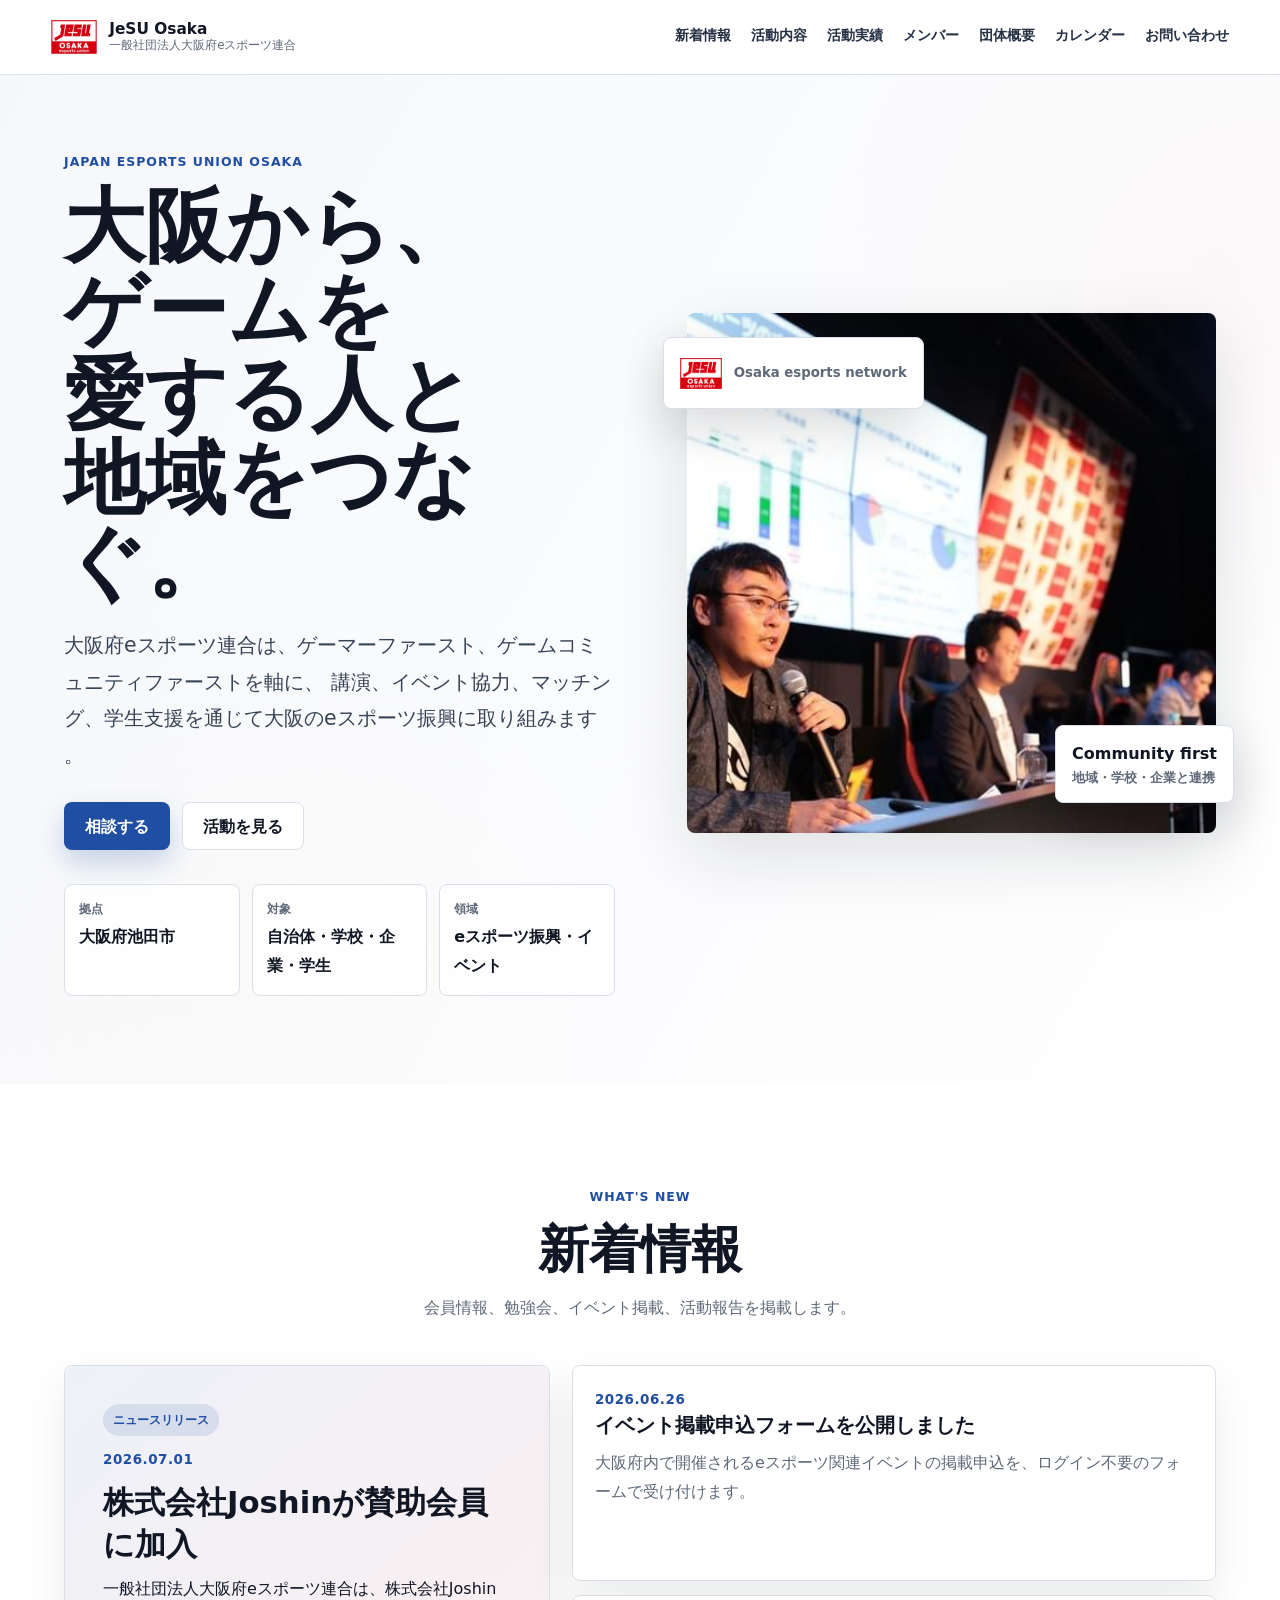
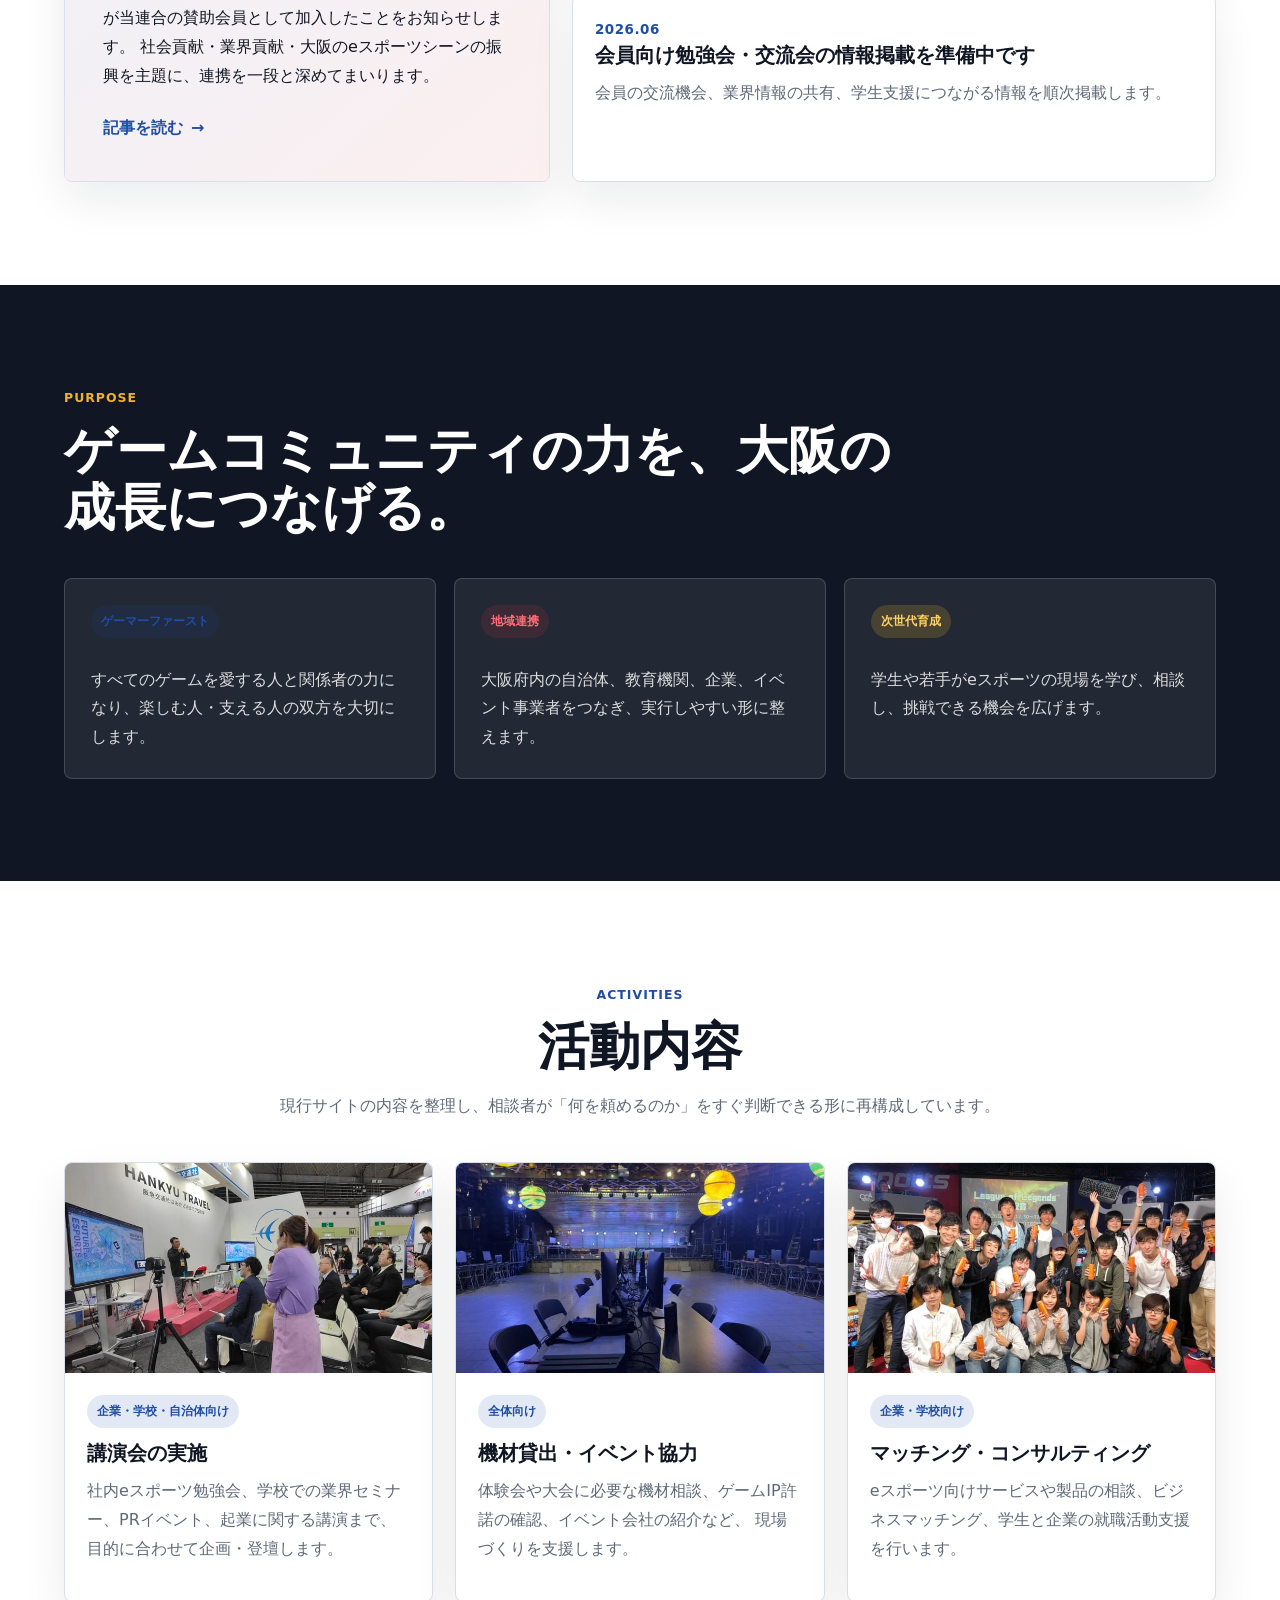
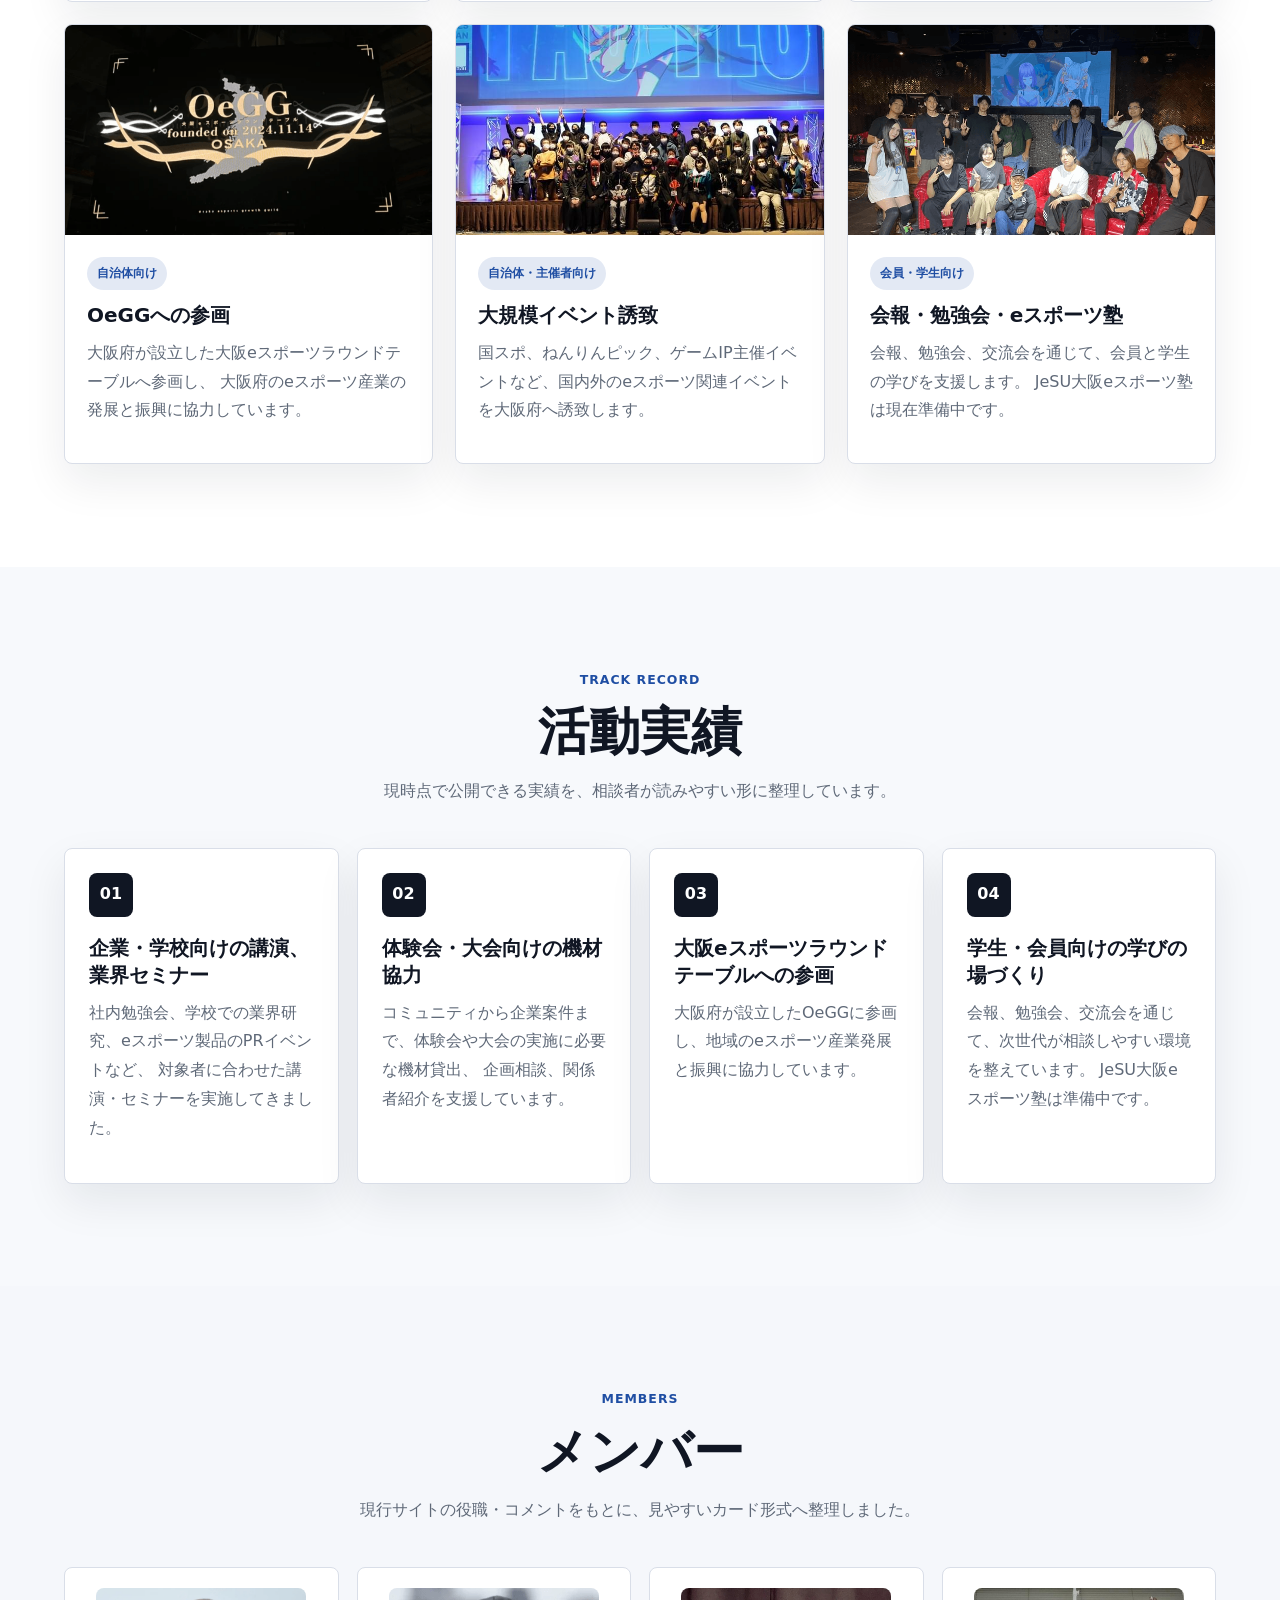
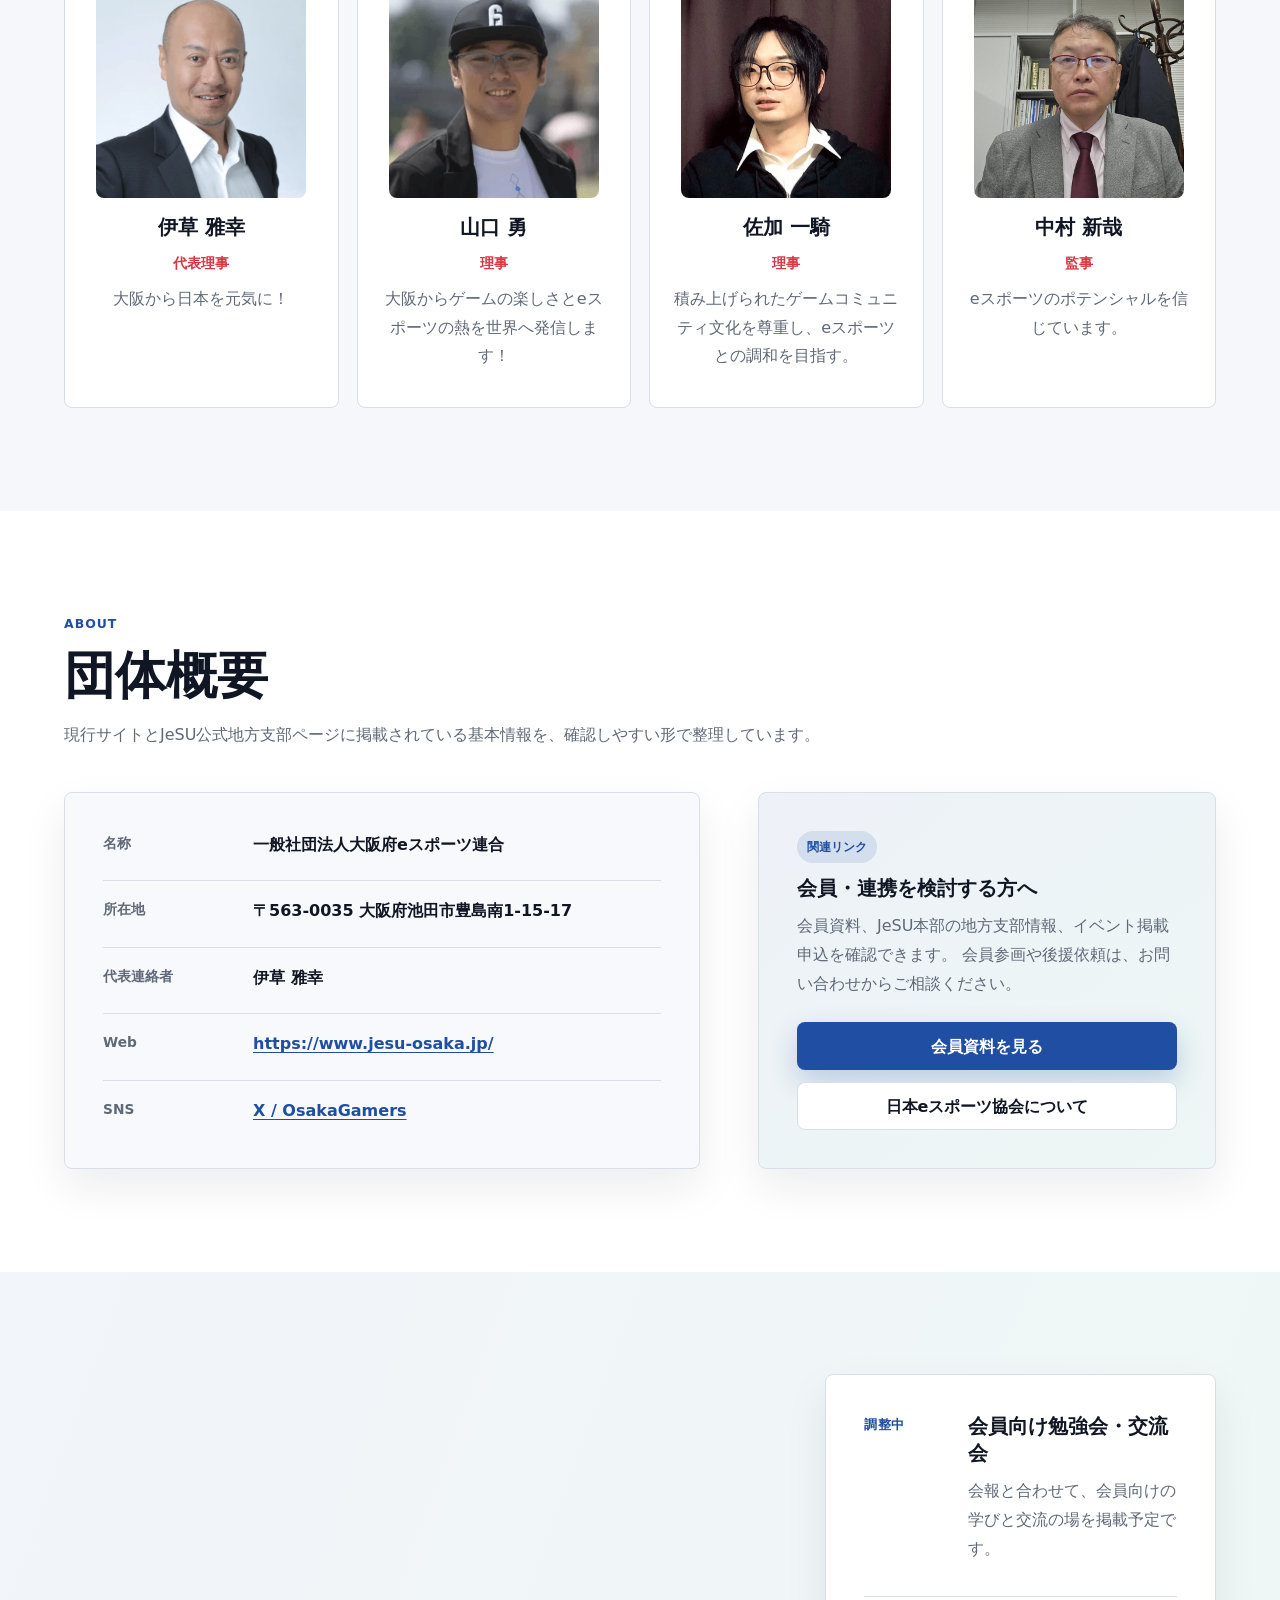
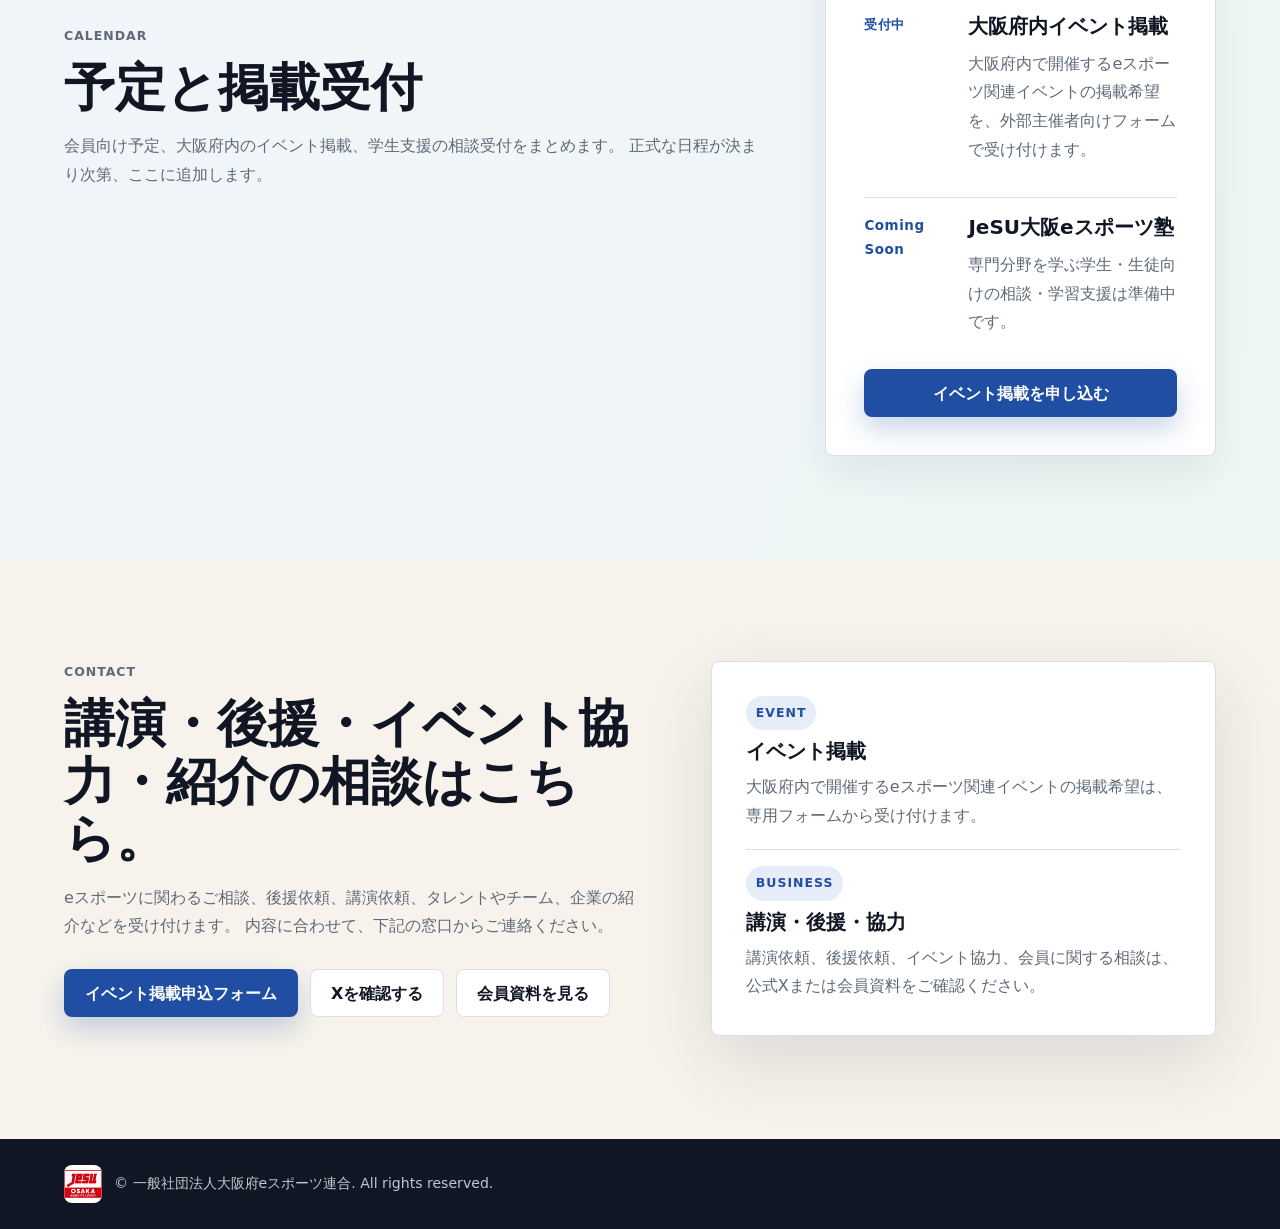
<file: index.html>
<!doctype html>
<html lang="ja">
  <head>
    <meta charset="utf-8" />
    <meta name="viewport" content="width=device-width, initial-scale=1" />
    <title>一般社団法人大阪府eスポーツ連合 | JeSU Osaka</title>
    <meta
      name="description"
      content="一般社団法人大阪府eスポーツ連合は、ゲームコミュニティを起点に、大阪府内のeスポーツ振興、講演、イベント協力、マッチング、学生支援を行います。"
    />
    <meta property="og:title" content="一般社団法人大阪府eスポーツ連合 | JeSU Osaka" />
    <meta
      property="og:description"
      content="大阪から、ゲームを愛する人と地域・企業・学校をつなぐeスポーツ連合。"
    />
    <meta property="og:type" content="website" />
    <meta property="og:url" content="https://www.jesu-osaka.jp/" />
    <meta property="og:image" content="https://www.jesu-osaka.jp/assets/members.jpg" />
    <link rel="canonical" href="https://www.jesu-osaka.jp/" />
    <meta name="robots" content="index,follow" />
    <link rel="stylesheet" href="./styles.css" />
  </head>
  <body>
    <header class="site-header">
      <a class="brand" href="#top" aria-label="JeSU Osaka ホーム">
        <img src="./assets/logo.png" alt="JeSU Osaka" />
        <span>
          <strong>JeSU Osaka</strong>
          <small>一般社団法人大阪府eスポーツ連合</small>
        </span>
      </a>
      <nav class="nav" aria-label="サイト内メニュー">
        <a href="#news">新着情報</a>
        <a href="#activities">活動内容</a>
        <a href="#records">活動実績</a>
        <a href="#members">メンバー</a>
        <a href="#about">団体概要</a>
        <a href="#calendar">カレンダー</a>
        <a href="#contact">お問い合わせ</a>
      </nav>
      <details class="mobile-menu">
        <summary>メニュー</summary>
        <nav aria-label="スマホ用サイト内メニュー">
          <a href="#news">新着情報</a>
          <a href="#activities">活動内容</a>
          <a href="#records">活動実績</a>
          <a href="#members">メンバー</a>
          <a href="#about">団体概要</a>
          <a href="#calendar">カレンダー</a>
          <a href="#contact">お問い合わせ</a>
        </nav>
      </details>
    </header>

    <main id="top">
      <section class="hero">
        <div class="hero-copy">
          <p class="eyebrow">Japan esports Union Osaka</p>
          <h1>
            <span>大阪から、</span>
            <span>ゲームを</span>
            <span>愛する人と</span>
            <span>地域をつなぐ。</span>
          </h1>
          <p class="lead">
            大阪府eスポーツ連合は、ゲーマーファースト、ゲームコミュニティファーストを軸に、
            講演、イベント協力、マッチング、学生支援を通じて大阪のeスポーツ振興に取り組みます。
          </p>
          <div class="hero-actions">
            <a class="button primary" href="#contact">相談する</a>
            <a class="button secondary" href="#activities">活動を見る</a>
          </div>
          <dl class="hero-facts" aria-label="組織情報">
            <div>
              <dt>拠点</dt>
              <dd>大阪府池田市</dd>
            </div>
            <div>
              <dt>対象</dt>
              <dd>自治体・学校・企業・学生</dd>
            </div>
            <div>
              <dt>領域</dt>
              <dd>eスポーツ振興・イベント</dd>
            </div>
          </dl>
        </div>
        <div class="hero-visual" aria-label="活動イメージ">
          <img class="main-photo" src="./assets/members.jpg" alt="eスポーツイベントの会場風景" />
          <div class="visual-card top">
            <img src="./assets/mark.png" alt="" />
            <span>Osaka esports network</span>
          </div>
          <div class="visual-card bottom">
            <strong>Community first</strong>
            <span>地域・学校・企業と連携</span>
          </div>
        </div>
      </section>

      <section class="section news" id="news">
        <div class="section-heading">
          <p class="eyebrow">What's New</p>
          <h2>新着情報</h2>
          <p>会員情報、勉強会、イベント掲載、活動報告を掲載します。</p>
        </div>
        <div class="news-layout">
          <a class="featured-news-link" href="./joshin-news.html" aria-label="株式会社Joshinが賛助会員に加入の記事を読む">
            <article class="featured-news">
              <p class="target">ニュースリリース</p>
              <time datetime="2026-07-01">2026.07.01</time>
              <h3>株式会社Joshinが賛助会員に加入</h3>
              <p>
                一般社団法人大阪府eスポーツ連合は、株式会社Joshinが当連合の賛助会員として加入したことをお知らせします。
                社会貢献・業界貢献・大阪のeスポーツシーンの振興を主題に、連携を一段と深めてまいります。
              </p>
              <span class="read-more">記事を読む</span>
            </article>
          </a>
          <div class="news-list" aria-label="新着情報一覧">
            <article>
              <time datetime="2026-06-26">2026.06.26</time>
              <h3>イベント掲載申込フォームを公開しました</h3>
              <p>大阪府内で開催されるeスポーツ関連イベントの掲載申込を、ログイン不要のフォームで受け付けます。</p>
            </article>
            <article>
              <time datetime="2026-06">2026.06</time>
              <h3>会員向け勉強会・交流会の情報掲載を準備中です</h3>
              <p>会員の交流機会、業界情報の共有、学生支援につながる情報を順次掲載します。</p>
            </article>
          </div>
        </div>
      </section>

      <section class="intro section">
        <div class="section-heading compact">
          <p class="eyebrow">Purpose</p>
          <h2>ゲームコミュニティの力を、大阪の成長につなげる。</h2>
        </div>
        <div class="intro-grid">
          <article>
            <span class="pill">ゲーマーファースト</span>
            <p>すべてのゲームを愛する人と関係者の力になり、楽しむ人・支える人の双方を大切にします。</p>
          </article>
          <article>
            <span class="pill red">地域連携</span>
            <p>大阪府内の自治体、教育機関、企業、イベント事業者をつなぎ、実行しやすい形に整えます。</p>
          </article>
          <article>
            <span class="pill gold">次世代育成</span>
            <p>学生や若手がeスポーツの現場を学び、相談し、挑戦できる機会を広げます。</p>
          </article>
        </div>
      </section>

      <section class="section" id="activities">
        <div class="section-heading">
          <p class="eyebrow">Activities</p>
          <h2>活動内容</h2>
          <p>
            現行サイトの内容を整理し、相談者が「何を頼めるのか」をすぐ判断できる形に再構成しています。
          </p>
        </div>
        <div class="activity-grid">
          <article class="activity-card">
            <img src="./assets/lecture.jpg" alt="講演会の様子" />
            <div>
              <p class="target">企業・学校・自治体向け</p>
              <h3>講演会の実施</h3>
              <p>
                社内eスポーツ勉強会、学校での業界セミナー、PRイベント、起業に関する講演まで、
                目的に合わせて企画・登壇します。
              </p>
            </div>
          </article>
          <article class="activity-card">
            <img src="./assets/equipment.jpg" alt="イベント機材と会場" />
            <div>
              <p class="target">全体向け</p>
              <h3>機材貸出・イベント協力</h3>
              <p>
                体験会や大会に必要な機材相談、ゲームIP許諾の確認、イベント会社の紹介など、
                現場づくりを支援します。
              </p>
            </div>
          </article>
          <article class="activity-card">
            <img src="./assets/matching.jpg" alt="ビジネスマッチングのイメージ" />
            <div>
              <p class="target">企業・学校向け</p>
              <h3>マッチング・コンサルティング</h3>
              <p>
                eスポーツ向けサービスや製品の相談、ビジネスマッチング、学生と企業の就職活動支援を行います。
              </p>
            </div>
          </article>
          <article class="activity-card">
            <img src="./assets/oegg.png" alt="大阪eスポーツラウンドテーブルの活動イメージ" />
            <div>
              <p class="target">自治体向け</p>
              <h3>OeGGへの参画</h3>
              <p>
                大阪府が設立した大阪eスポーツラウンドテーブルへ参画し、
                大阪府のeスポーツ産業の発展と振興に協力しています。
              </p>
            </div>
          </article>
          <article class="activity-card">
            <img src="./assets/event-bid.jpg" alt="大規模イベント会場のイメージ" />
            <div>
              <p class="target">自治体・主催者向け</p>
              <h3>大規模イベント誘致</h3>
              <p>
                国スポ、ねんりんピック、ゲームIP主催イベントなど、国内外のeスポーツ関連イベントを大阪府へ誘致します。
              </p>
            </div>
          </article>
          <article class="activity-card">
            <img src="./assets/school.png" alt="学生支援のイメージ" />
            <div>
              <p class="target">会員・学生向け</p>
              <h3>会報・勉強会・eスポーツ塾</h3>
              <p>
                会報、勉強会、交流会を通じて、会員と学生の学びを支援します。
                JeSU大阪eスポーツ塾は現在準備中です。
              </p>
            </div>
          </article>
        </div>
      </section>

      <section class="section records" id="records">
        <div class="section-heading">
          <p class="eyebrow">Track Record</p>
          <h2>活動実績</h2>
          <p>現時点で公開できる実績を、相談者が読みやすい形に整理しています。</p>
        </div>
        <div class="record-grid">
          <article>
            <span>01</span>
            <h3>企業・学校向けの講演、業界セミナー</h3>
            <p>
              社内勉強会、学校での業界研究、eスポーツ製品のPRイベントなど、
              対象者に合わせた講演・セミナーを実施してきました。
            </p>
          </article>
          <article>
            <span>02</span>
            <h3>体験会・大会向けの機材協力</h3>
            <p>
              コミュニティから企業案件まで、体験会や大会の実施に必要な機材貸出、
              企画相談、関係者紹介を支援しています。
            </p>
          </article>
          <article>
            <span>03</span>
            <h3>大阪eスポーツラウンドテーブルへの参画</h3>
            <p>
              大阪府が設立したOeGGに参画し、地域のeスポーツ産業発展と振興に協力しています。
            </p>
          </article>
          <article>
            <span>04</span>
            <h3>学生・会員向けの学びの場づくり</h3>
            <p>
              会報、勉強会、交流会を通じて、次世代が相談しやすい環境を整えています。
              JeSU大阪eスポーツ塾は準備中です。
            </p>
          </article>
        </div>
      </section>

      <section class="section members" id="members">
        <div class="section-heading">
          <p class="eyebrow">Members</p>
          <h2>メンバー</h2>
          <p>現行サイトの役職・コメントをもとに、見やすいカード形式へ整理しました。</p>
        </div>
        <div class="member-grid">
          <article>
            <img src="./assets/igusa.png" alt="伊草 雅幸" />
            <h3>伊草 雅幸</h3>
            <p class="role">代表理事</p>
            <p>大阪から日本を元気に！</p>
          </article>
          <article>
            <img src="./assets/yamaguchi-yu.png" alt="山口 勇" />
            <h3>山口 勇</h3>
            <p class="role">理事</p>
            <p>大阪からゲームの楽しさとeスポーツの熱を世界へ発信します！</p>
          </article>
          <article>
            <img src="./assets/saka.png" alt="佐加 一騎" />
            <h3>佐加 一騎</h3>
            <p class="role">理事</p>
            <p>積み上げられたゲームコミュニティ文化を尊重し、eスポーツとの調和を目指す。</p>
          </article>
          <article>
            <img src="./assets/nakamura.jpg" alt="中村 新哉" />
            <h3>中村 新哉</h3>
            <p class="role">監事</p>
            <p>eスポーツのポテンシャルを信じています。</p>
          </article>
        </div>
      </section>

      <section class="section about" id="about">
        <div class="section-heading compact">
          <p class="eyebrow">About</p>
          <h2>団体概要</h2>
          <p>
            現行サイトとJeSU公式地方支部ページに掲載されている基本情報を、確認しやすい形で整理しています。
          </p>
        </div>
        <div class="about-layout">
          <dl class="about-list" aria-label="団体概要">
            <div>
              <dt>名称</dt>
              <dd>一般社団法人大阪府eスポーツ連合</dd>
            </div>
            <div>
              <dt>所在地</dt>
              <dd>〒563-0035 大阪府池田市豊島南1-15-17</dd>
            </div>
            <div>
              <dt>代表連絡者</dt>
              <dd>伊草 雅幸</dd>
            </div>
            <div>
              <dt>Web</dt>
              <dd>
                <a href="https://www.jesu-osaka.jp/" target="_blank" rel="noreferrer">https://www.jesu-osaka.jp/</a>
              </dd>
            </div>
            <div>
              <dt>SNS</dt>
              <dd>
                <a href="https://x.com/OsakaGamers" target="_blank" rel="noreferrer">X / OsakaGamers</a>
              </dd>
            </div>
          </dl>
          <aside class="about-card" aria-label="関連リンク">
            <p class="target">関連リンク</p>
            <h3>会員・連携を検討する方へ</h3>
            <p>
              会員資料、JeSU本部の地方支部情報、イベント掲載申込を確認できます。
              会員参画や後援依頼は、お問い合わせからご相談ください。
            </p>
            <div class="about-actions">
              <a
                class="button primary"
                href="https://uploads.strikinglycdn.com/files/aa9ea3ad-1e24-4c79-87ab-0af91ceecfe7/JeSU%E5%A4%A7%E9%98%AA%E8%AA%AC%E6%98%8E%E8%B3%87%E6%96%99.pdf?t=1747220049&id=4275326"
                target="_blank"
                rel="noreferrer"
              >
                会員資料を見る
              </a>
              <a class="button secondary" href="https://jesu.or.jp/contents/union-branch/" target="_blank" rel="noreferrer">
                日本eスポーツ協会について
              </a>
            </div>
          </aside>
        </div>
      </section>

      <section class="section split" id="calendar">
        <div>
          <p class="eyebrow">Calendar</p>
          <h2>予定と掲載受付</h2>
          <p>
            会員向け予定、大阪府内のイベント掲載、学生支援の相談受付をまとめます。
            正式な日程が決まり次第、ここに追加します。
          </p>
        </div>
        <div class="calendar-panel">
          <article>
            <time>調整中</time>
            <div>
              <h3>会員向け勉強会・交流会</h3>
              <p>会報と合わせて、会員向けの学びと交流の場を掲載予定です。</p>
            </div>
          </article>
          <article>
            <time>受付中</time>
            <div>
              <h3>大阪府内イベント掲載</h3>
              <p>大阪府内で開催するeスポーツ関連イベントの掲載希望を、外部主催者向けフォームで受け付けます。</p>
            </div>
          </article>
          <article>
            <time>Coming Soon</time>
            <div>
              <h3>JeSU大阪eスポーツ塾</h3>
              <p>専門分野を学ぶ学生・生徒向けの相談・学習支援は準備中です。</p>
            </div>
          </article>
          <a
            class="button primary"
            href="https://docs.google.com/forms/d/e/1FAIpQLSc_2q_K6ZeWMOutHOdOrIkhJy6aw8hCsNF9WSdkwaaT2NnOoQ/viewform"
            target="_blank"
            rel="noreferrer"
          >
            イベント掲載を申し込む
          </a>
        </div>
      </section>

      <section class="section contact" id="contact">
        <div class="contact-copy">
          <p class="eyebrow">Contact</p>
          <h2>講演・後援・イベント協力・紹介の相談はこちら。</h2>
          <p>
            eスポーツに関わるご相談、後援依頼、講演依頼、タレントやチーム、企業の紹介などを受け付けます。
            内容に合わせて、下記の窓口からご連絡ください。
          </p>
          <div class="contact-links">
            <a
              class="button primary"
              href="https://docs.google.com/forms/d/e/1FAIpQLSc_2q_K6ZeWMOutHOdOrIkhJy6aw8hCsNF9WSdkwaaT2NnOoQ/viewform"
              target="_blank"
              rel="noreferrer"
            >
              イベント掲載申込フォーム
            </a>
            <a class="button secondary" href="https://x.com/OsakaGamers" target="_blank" rel="noreferrer">
              Xを確認する
            </a>
            <a
              class="button secondary"
              href="https://uploads.strikinglycdn.com/files/aa9ea3ad-1e24-4c79-87ab-0af91ceecfe7/JeSU%E5%A4%A7%E9%98%AA%E8%AA%AC%E6%98%8E%E8%B3%87%E6%96%99.pdf?t=1747220049&id=4275326"
              target="_blank"
              rel="noreferrer"
            >
              会員資料を見る
            </a>
          </div>
        </div>
        <div class="contact-routes" aria-label="お問い合わせ窓口">
          <article>
            <span>Event</span>
            <h3>イベント掲載</h3>
            <p>大阪府内で開催するeスポーツ関連イベントの掲載希望は、専用フォームから受け付けます。</p>
          </article>
          <article>
            <span>Business</span>
            <h3>講演・後援・協力</h3>
            <p>講演依頼、後援依頼、イベント協力、会員に関する相談は、公式Xまたは会員資料をご確認ください。</p>
          </article>
        </div>
      </section>
    </main>

    <footer class="footer">
      <div>
        <img src="./assets/logo.png" alt="" />
        <p>© 一般社団法人大阪府eスポーツ連合. All rights reserved.</p>
      </div>
    </footer>
  </body>
</html>
</file>
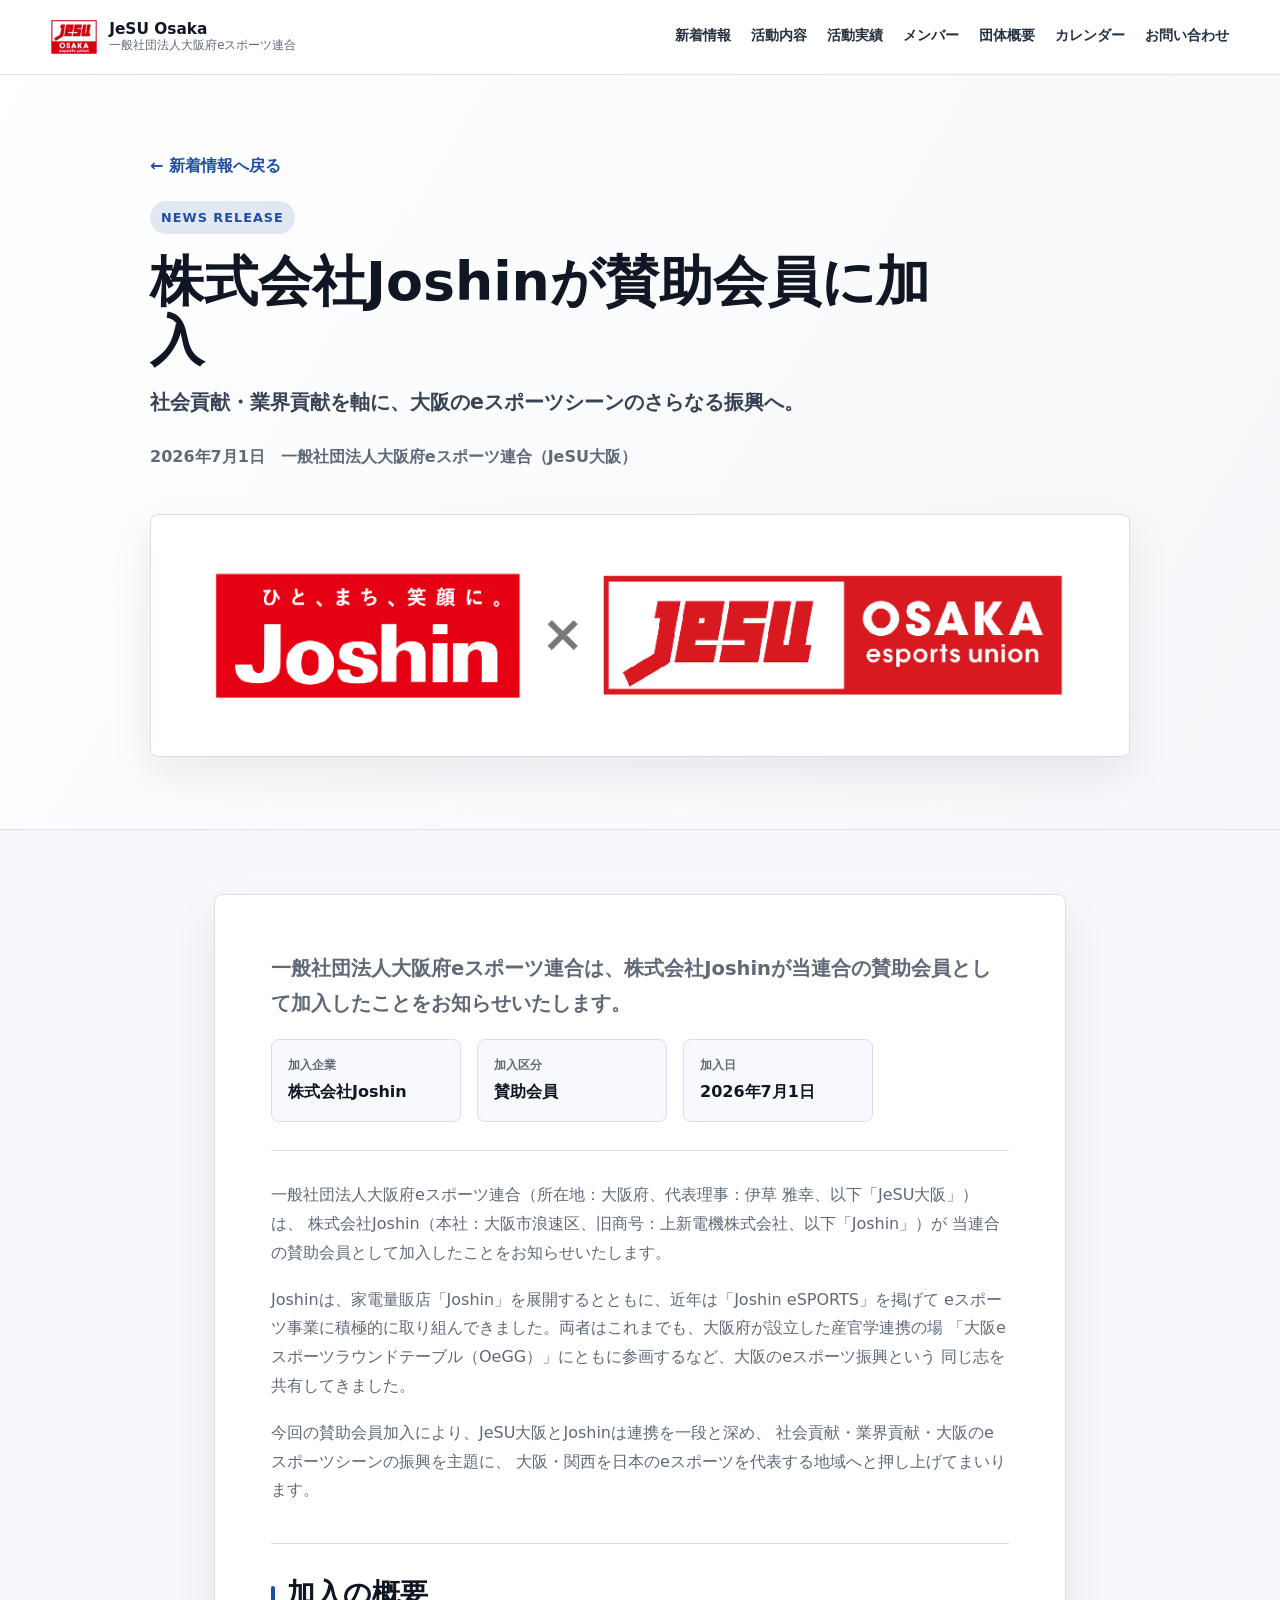
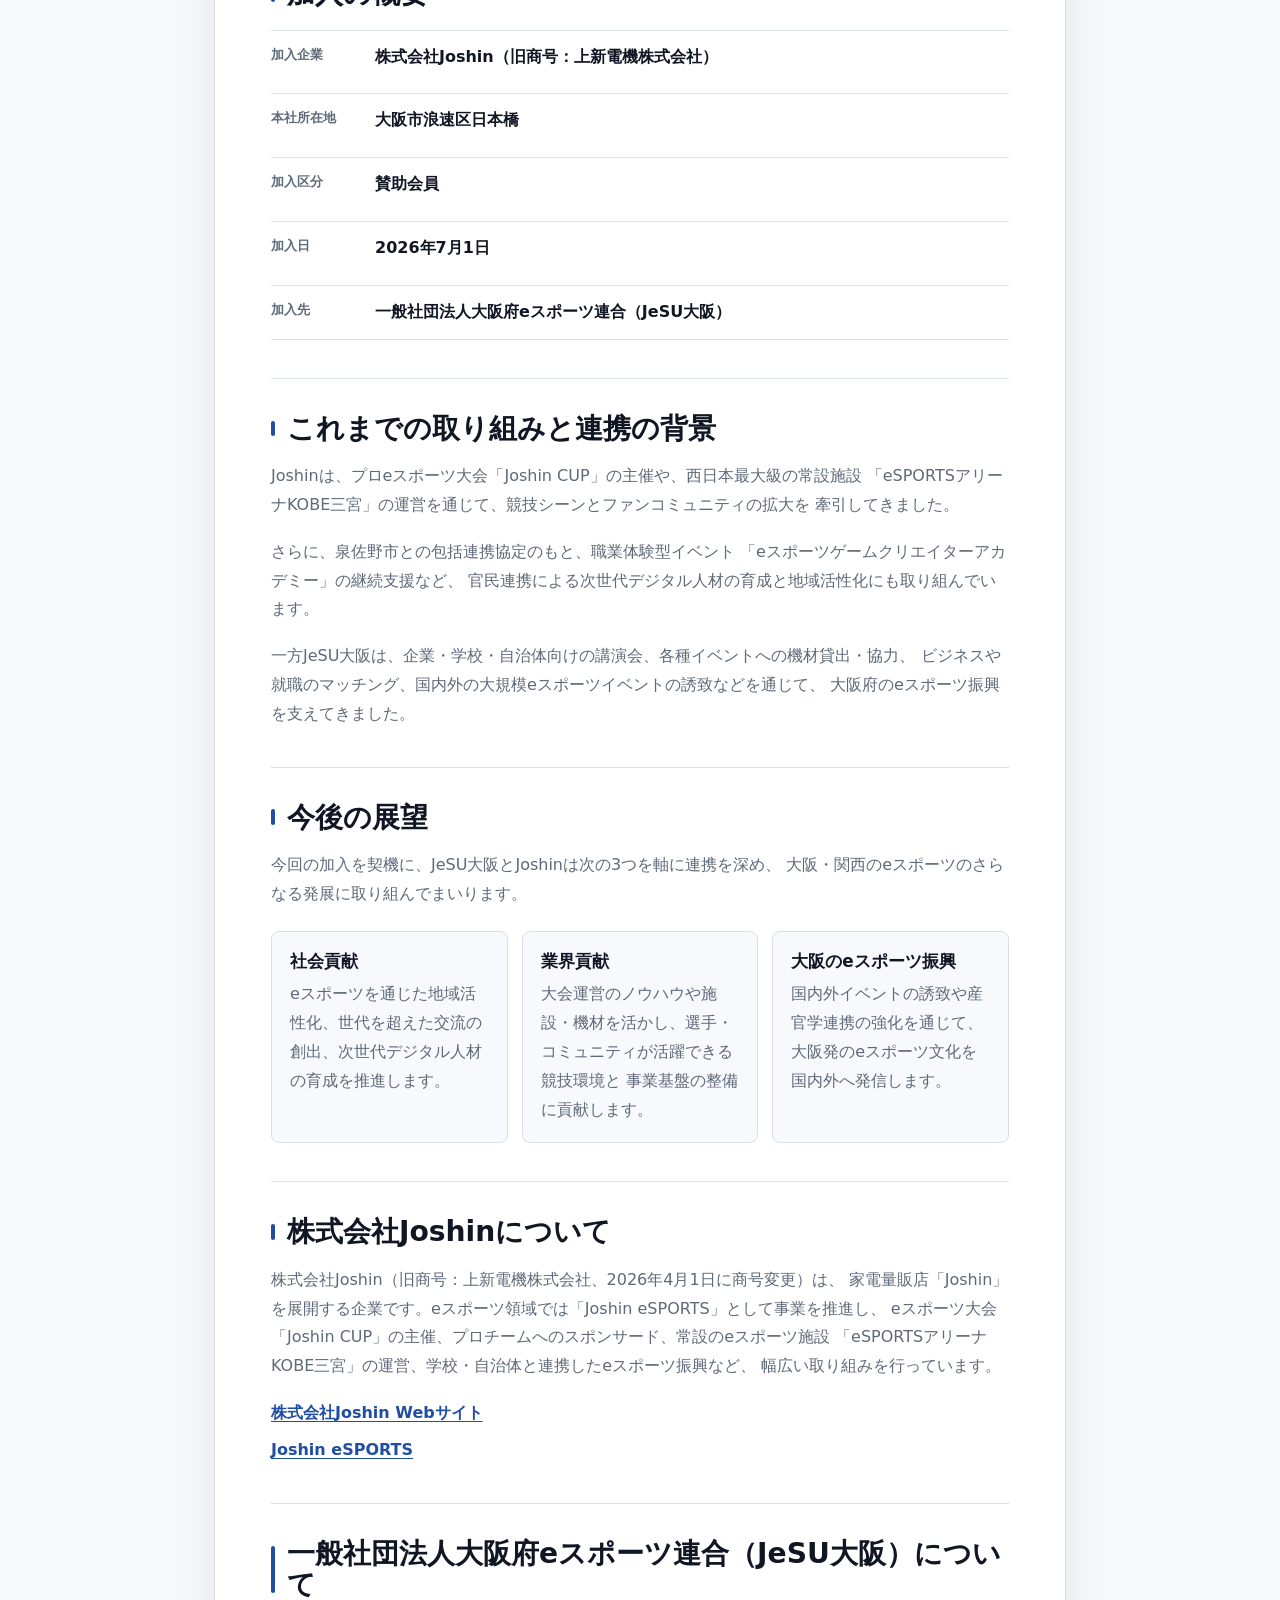
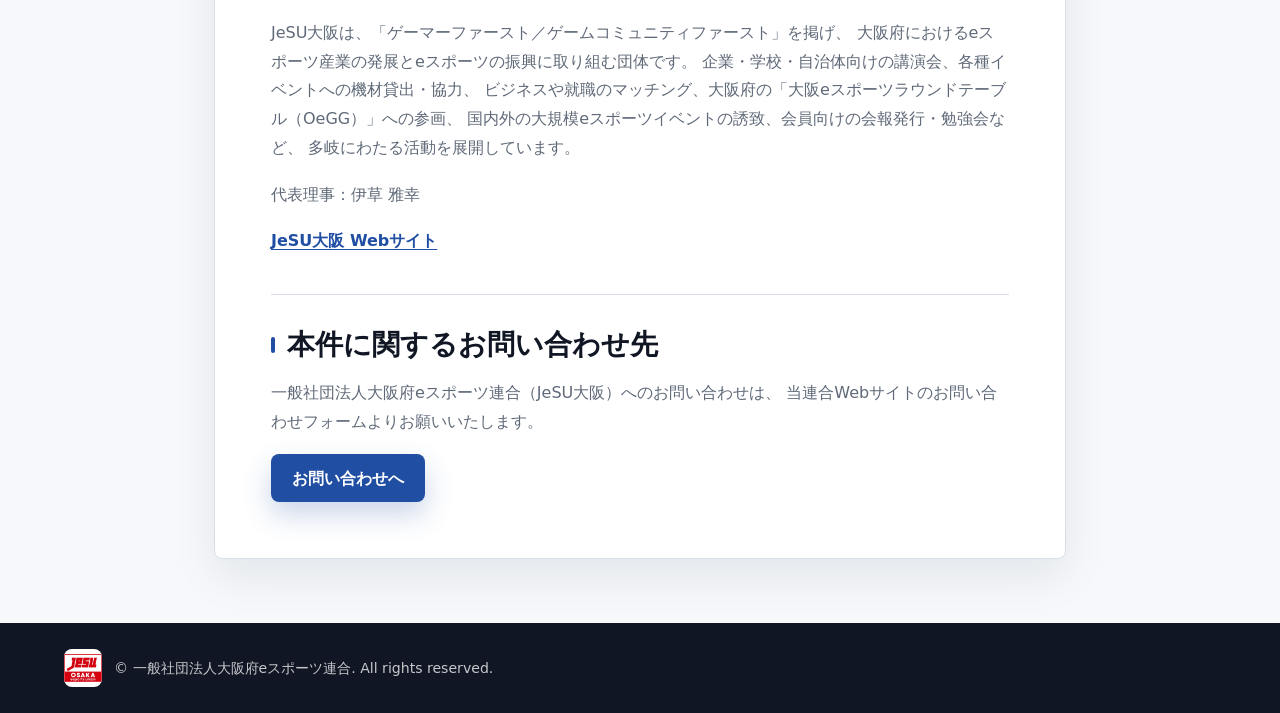
<file: joshin-news.html>
<!doctype html>
<html lang="ja">
  <head>
    <meta charset="utf-8" />
    <meta name="viewport" content="width=device-width, initial-scale=1" />
    <title>株式会社Joshinが賛助会員に加入 | JeSU Osaka</title>
    <meta
      name="description"
      content="株式会社Joshinが一般社団法人大阪府eスポーツ連合の賛助会員として加入しました。"
    />
    <meta property="og:title" content="株式会社Joshinが賛助会員に加入 | JeSU Osaka" />
    <meta
      property="og:description"
      content="社会貢献・業界貢献を軸に、大阪のeスポーツシーンのさらなる振興へ。"
    />
    <meta property="og:type" content="article" />
    <meta property="og:url" content="https://www.jesu-osaka.jp/joshin-news.html" />
    <meta property="og:image" content="https://www.jesu-osaka.jp/assets/joshin-kv.png" />
    <link rel="canonical" href="https://www.jesu-osaka.jp/joshin-news.html" />
    <meta name="robots" content="index,follow" />
    <link rel="stylesheet" href="./styles.css" />
  </head>
  <body class="article-page">
    <header class="site-header">
      <a class="brand" href="./index.html#top" aria-label="JeSU Osaka ホーム">
        <img src="./assets/logo.png" alt="JeSU Osaka" />
        <span>
          <strong>JeSU Osaka</strong>
          <small>一般社団法人大阪府eスポーツ連合</small>
        </span>
      </a>
      <nav class="nav" aria-label="サイト内メニュー">
        <a href="./index.html#news">新着情報</a>
        <a href="./index.html#activities">活動内容</a>
        <a href="./index.html#records">活動実績</a>
        <a href="./index.html#members">メンバー</a>
        <a href="./index.html#about">団体概要</a>
        <a href="./index.html#calendar">カレンダー</a>
        <a href="./index.html#contact">お問い合わせ</a>
      </nav>
      <details class="mobile-menu">
        <summary>メニュー</summary>
        <nav aria-label="スマホ用サイト内メニュー">
          <a href="./index.html#news">新着情報</a>
          <a href="./index.html#activities">活動内容</a>
          <a href="./index.html#records">活動実績</a>
          <a href="./index.html#members">メンバー</a>
          <a href="./index.html#about">団体概要</a>
          <a href="./index.html#calendar">カレンダー</a>
          <a href="./index.html#contact">お問い合わせ</a>
        </nav>
      </details>
    </header>

    <main>
      <section class="article-hero">
        <div class="article-hero-inner">
          <a class="back-link" href="./index.html#news">← 新着情報へ戻る</a>
          <p class="article-kicker">News Release</p>
          <h1>株式会社Joshinが賛助会員に加入</h1>
          <p class="article-subtitle">
            社会貢献・業界貢献を軸に、大阪のeスポーツシーンのさらなる振興へ。
          </p>
          <div class="article-meta">
            <time datetime="2026-07-01">2026年7月1日</time>
            <span>一般社団法人大阪府eスポーツ連合（JeSU大阪）</span>
          </div>
          <figure class="article-kv">
            <img src="./assets/joshin-kv.png" alt="Joshin × JeSU Osaka esports union" />
          </figure>
        </div>
      </section>

      <section class="article-body">
        <article class="article-content">
          <div class="article-summary">
            <p class="article-lead">
              一般社団法人大阪府eスポーツ連合は、株式会社Joshinが当連合の賛助会員として加入したことをお知らせいたします。
            </p>
            <dl class="article-summary-list">
              <div>
                <dt>加入企業</dt>
                <dd>株式会社Joshin</dd>
              </div>
              <div>
                <dt>加入区分</dt>
                <dd>賛助会員</dd>
              </div>
              <div>
                <dt>加入日</dt>
                <dd>2026年7月1日</dd>
              </div>
            </dl>
          </div>
          <p>
            一般社団法人大阪府eスポーツ連合（所在地：大阪府、代表理事：伊草 雅幸、以下「JeSU大阪」）は、
            株式会社Joshin（本社：大阪市浪速区、旧商号：上新電機株式会社、以下「Joshin」）が
            当連合の賛助会員として加入したことをお知らせいたします。
          </p>
          <p>
            Joshinは、家電量販店「Joshin」を展開するとともに、近年は「Joshin eSPORTS」を掲げて
            eスポーツ事業に積極的に取り組んできました。両者はこれまでも、大阪府が設立した産官学連携の場
            「大阪eスポーツラウンドテーブル（OeGG）」にともに参画するなど、大阪のeスポーツ振興という
            同じ志を共有してきました。
          </p>
          <p>
            今回の賛助会員加入により、JeSU大阪とJoshinは連携を一段と深め、
            社会貢献・業界貢献・大阪のeスポーツシーンの振興を主題に、
            大阪・関西を日本のeスポーツを代表する地域へと押し上げてまいります。
          </p>

          <section>
            <h2>加入の概要</h2>
            <dl class="news-facts">
              <div>
                <dt>加入企業</dt>
                <dd>株式会社Joshin（旧商号：上新電機株式会社）</dd>
              </div>
              <div>
                <dt>本社所在地</dt>
                <dd>大阪市浪速区日本橋</dd>
              </div>
              <div>
                <dt>加入区分</dt>
                <dd>賛助会員</dd>
              </div>
              <div>
                <dt>加入日</dt>
                <dd>2026年7月1日</dd>
              </div>
              <div>
                <dt>加入先</dt>
                <dd>一般社団法人大阪府eスポーツ連合（JeSU大阪）</dd>
              </div>
            </dl>
          </section>

          <section>
            <h2>これまでの取り組みと連携の背景</h2>
            <p>
              Joshinは、プロeスポーツ大会「Joshin CUP」の主催や、西日本最大級の常設施設
              「eSPORTSアリーナKOBE三宮」の運営を通じて、競技シーンとファンコミュニティの拡大を
              牽引してきました。
            </p>
            <p>
              さらに、泉佐野市との包括連携協定のもと、職業体験型イベント
              「eスポーツゲームクリエイターアカデミー」の継続支援など、
              官民連携による次世代デジタル人材の育成と地域活性化にも取り組んでいます。
            </p>
            <p>
              一方JeSU大阪は、企業・学校・自治体向けの講演会、各種イベントへの機材貸出・協力、
              ビジネスや就職のマッチング、国内外の大規模eスポーツイベントの誘致などを通じて、
              大阪府のeスポーツ振興を支えてきました。
            </p>
          </section>

          <section>
            <h2>今後の展望</h2>
            <p>
              今回の加入を契機に、JeSU大阪とJoshinは次の3つを軸に連携を深め、
              大阪・関西のeスポーツのさらなる発展に取り組んでまいります。
            </p>
            <div class="article-pillars">
              <div>
                <h3>社会貢献</h3>
                <p>eスポーツを通じた地域活性化、世代を超えた交流の創出、次世代デジタル人材の育成を推進します。</p>
              </div>
              <div>
                <h3>業界貢献</h3>
                <p>
                  大会運営のノウハウや施設・機材を活かし、選手・コミュニティが活躍できる競技環境と
                  事業基盤の整備に貢献します。
                </p>
              </div>
              <div>
                <h3>大阪のeスポーツ振興</h3>
                <p>
                  国内外イベントの誘致や産官学連携の強化を通じて、
                  大阪発のeスポーツ文化を国内外へ発信します。
                </p>
              </div>
            </div>
          </section>

          <section>
            <h2>株式会社Joshinについて</h2>
            <p>
              株式会社Joshin（旧商号：上新電機株式会社、2026年4月1日に商号変更）は、
              家電量販店「Joshin」を展開する企業です。eスポーツ領域では「Joshin eSPORTS」として事業を推進し、
              eスポーツ大会「Joshin CUP」の主催、プロチームへのスポンサード、常設のeスポーツ施設
              「eSPORTSアリーナKOBE三宮」の運営、学校・自治体と連携したeスポーツ振興など、
              幅広い取り組みを行っています。
            </p>
            <div class="article-links">
              <a href="https://www.joshin.co.jp/" target="_blank" rel="noreferrer">株式会社Joshin Webサイト</a>
              <a href="https://www.joshin.co.jp/esports/" target="_blank" rel="noreferrer">Joshin eSPORTS</a>
            </div>
          </section>

          <section>
            <h2>一般社団法人大阪府eスポーツ連合（JeSU大阪）について</h2>
            <p>
              JeSU大阪は、「ゲーマーファースト／ゲームコミュニティファースト」を掲げ、
              大阪府におけるeスポーツ産業の発展とeスポーツの振興に取り組む団体です。
              企業・学校・自治体向けの講演会、各種イベントへの機材貸出・協力、
              ビジネスや就職のマッチング、大阪府の「大阪eスポーツラウンドテーブル（OeGG）」への参画、
              国内外の大規模eスポーツイベントの誘致、会員向けの会報発行・勉強会など、
              多岐にわたる活動を展開しています。
            </p>
            <p>代表理事：伊草 雅幸</p>
            <div class="article-links">
              <a href="https://www.jesu-osaka.jp/" target="_blank" rel="noreferrer">JeSU大阪 Webサイト</a>
            </div>
          </section>

          <section>
            <h2>本件に関するお問い合わせ先</h2>
            <p>
              一般社団法人大阪府eスポーツ連合（JeSU大阪）へのお問い合わせは、
              当連合Webサイトのお問い合わせフォームよりお願いいたします。
            </p>
            <a class="button primary" href="./index.html#contact">お問い合わせへ</a>
          </section>
        </article>
      </section>
    </main>

    <footer class="footer">
      <div>
        <img src="./assets/logo.png" alt="" />
        <p>© 一般社団法人大阪府eスポーツ連合. All rights reserved.</p>
      </div>
    </footer>
  </body>
</html>
</file>
<file: styles.css>
:root {
  --ink: #101623;
  --muted: #5f6978;
  --line: #d9dee8;
  --paper: #ffffff;
  --soft: #f5f7fb;
  --blue: #1f4ea3;
  --blue-dark: #10295b;
  --red: #d93644;
  --gold: #f0b429;
  --green: #18977c;
  --shadow: 0 24px 70px rgba(16, 22, 35, 0.12);
}

* {
  box-sizing: border-box;
}

html {
  scroll-behavior: smooth;
}

body {
  margin: 0;
  color: var(--ink);
  background: var(--paper);
  overflow-x: hidden;
  font-family:
    system-ui,
    -apple-system,
    BlinkMacSystemFont,
    "Hiragino Sans",
    "Yu Gothic",
    "YuGothic",
    sans-serif;
  line-height: 1.8;
}

img {
  display: block;
  max-width: 100%;
}

a {
  color: inherit;
  text-decoration: none;
}

.site-header {
  position: sticky;
  top: 0;
  z-index: 10;
  display: flex;
  align-items: center;
  justify-content: space-between;
  gap: 24px;
  padding: 14px clamp(18px, 4vw, 56px);
  background: rgba(255, 255, 255, 0.92);
  border-bottom: 1px solid rgba(217, 222, 232, 0.9);
  backdrop-filter: blur(14px);
}

.brand {
  display: flex;
  align-items: center;
  gap: 12px;
  min-width: 220px;
}

.brand img {
  width: 46px;
  height: 46px;
  object-fit: contain;
}

.brand strong,
.brand small {
  display: block;
}

.brand strong {
  font-size: 0.96rem;
  line-height: 1.2;
}

.brand small {
  color: var(--muted);
  font-size: 0.74rem;
  line-height: 1.35;
}

.nav {
  display: flex;
  flex-wrap: wrap;
  justify-content: flex-end;
  gap: 8px 20px;
  color: #263244;
  font-size: 0.9rem;
  font-weight: 700;
}

.nav a {
  padding: 8px 0;
  border-bottom: 2px solid transparent;
}

.nav a:hover {
  border-color: var(--red);
}

.mobile-menu {
  display: none;
}

.hero {
  display: grid;
  grid-template-columns: minmax(0, 1.02fr) minmax(320px, 0.98fr);
  gap: clamp(32px, 6vw, 72px);
  align-items: center;
  padding: clamp(46px, 6vw, 76px) clamp(18px, 5vw, 72px) clamp(58px, 7vw, 88px);
  background:
    linear-gradient(120deg, rgba(245, 247, 251, 0.96), rgba(255, 255, 255, 0.82)),
    radial-gradient(circle at 95% 20%, rgba(217, 54, 68, 0.18), transparent 28%),
    radial-gradient(circle at 15% 88%, rgba(240, 180, 41, 0.2), transparent 30%);
}

.hero-copy {
  max-width: 760px;
  min-width: 0;
}

.eyebrow {
  margin: 0 0 12px;
  color: var(--blue);
  font-size: 0.78rem;
  font-weight: 800;
  letter-spacing: 0.08em;
  text-transform: uppercase;
}

h1,
h2,
h3,
p {
  margin-top: 0;
}

h1 {
  margin-bottom: 22px;
  font-size: clamp(2.7rem, 6.3vw, 5.7rem);
  line-height: 1.04;
  letter-spacing: 0;
  overflow-wrap: anywhere;
}

h1 span {
  display: block;
}

h2 {
  margin-bottom: 16px;
  font-size: clamp(2rem, 4vw, 3.5rem);
  line-height: 1.12;
  letter-spacing: 0;
}

h3 {
  margin-bottom: 10px;
  font-size: 1.25rem;
  line-height: 1.35;
  letter-spacing: 0;
}

.lead {
  max-width: min(690px, calc(100vw - 48px));
  color: #384456;
  font-size: clamp(1.04rem, 1.7vw, 1.28rem);
  overflow-wrap: anywhere;
  word-break: break-word;
  line-break: anywhere;
}

.hero-actions,
.contact-links {
  display: flex;
  flex-wrap: wrap;
  gap: 12px;
  margin-top: 28px;
}

.button {
  display: inline-flex;
  align-items: center;
  justify-content: center;
  min-height: 48px;
  padding: 12px 20px;
  border: 1px solid transparent;
  border-radius: 8px;
  font-weight: 800;
  line-height: 1.2;
  transition:
    transform 0.16s ease,
    box-shadow 0.16s ease,
    background 0.16s ease;
}

.button:hover {
  transform: translateY(-1px);
}

.button.primary {
  background: var(--blue);
  color: white;
  box-shadow: 0 12px 28px rgba(31, 78, 163, 0.24);
}

.button.primary:hover {
  background: var(--blue-dark);
}

.button.secondary {
  background: white;
  border-color: var(--line);
  color: var(--ink);
}

.hero-facts {
  display: grid;
  grid-template-columns: repeat(3, minmax(0, 1fr));
  gap: 12px;
  margin: 34px 0 0;
}

.hero-facts div {
  padding: 14px;
  background: rgba(255, 255, 255, 0.82);
  border: 1px solid var(--line);
  border-radius: 8px;
}

.hero-facts dt {
  color: var(--muted);
  font-size: 0.76rem;
  font-weight: 800;
}

.hero-facts dd {
  margin: 2px 0 0;
  font-weight: 800;
}

.hero-visual {
  position: relative;
  min-height: 520px;
}

.main-photo {
  width: 100%;
  height: 520px;
  object-fit: cover;
  border-radius: 8px;
  box-shadow: var(--shadow);
}

.visual-card {
  position: absolute;
  display: flex;
  align-items: center;
  gap: 12px;
  max-width: 265px;
  padding: 14px 16px;
  background: white;
  border: 1px solid var(--line);
  border-radius: 8px;
  box-shadow: 0 18px 48px rgba(16, 22, 35, 0.16);
  font-weight: 800;
}

.visual-card img {
  width: 42px;
  height: 42px;
  object-fit: contain;
}

.visual-card span {
  display: block;
  color: var(--muted);
  font-size: 0.83rem;
  font-weight: 700;
  line-height: 1.5;
}

.visual-card.top {
  top: 24px;
  left: -24px;
}

.visual-card.bottom {
  right: -18px;
  bottom: 30px;
  display: block;
}

.section {
  padding: clamp(64px, 8vw, 108px) clamp(18px, 5vw, 72px);
}

.section-heading {
  max-width: 850px;
  margin: 0 auto 42px;
  text-align: center;
}

.section-heading p:not(.eyebrow) {
  color: var(--muted);
}

.section-heading.compact {
  margin-left: 0;
  text-align: left;
}

.intro {
  background: var(--ink);
  color: white;
}

.news {
  background: white;
}

.news-layout {
  display: grid;
  grid-template-columns: minmax(0, 0.86fr) minmax(0, 1.14fr);
  gap: 22px;
}

.featured-news-link,
.featured-news,
.news-list article,
.record-grid article,
.calendar-panel {
  background: white;
  border: 1px solid var(--line);
  border-radius: 8px;
  box-shadow: 0 18px 44px rgba(16, 22, 35, 0.08);
}

.featured-news-link {
  display: block;
  transition:
    transform 0.16s ease,
    box-shadow 0.16s ease;
}

.featured-news-link:hover {
  transform: translateY(-2px);
  box-shadow: 0 24px 54px rgba(16, 22, 35, 0.12);
}

.featured-news {
  height: 100%;
  padding: clamp(24px, 4vw, 38px);
  background:
    linear-gradient(140deg, rgba(31, 78, 163, 0.08), rgba(217, 54, 68, 0.08)),
    white;
  border: 0;
  box-shadow: none;
}

.featured-news time,
.news-list time,
.calendar-panel time {
  display: block;
  color: var(--blue);
  font-size: 0.84rem;
  font-weight: 900;
  letter-spacing: 0.04em;
}

.featured-news h3 {
  margin-top: 10px;
  font-size: clamp(1.4rem, 2.4vw, 2.1rem);
}

.news-list {
  display: grid;
  gap: 14px;
}

.news-list article {
  padding: 22px;
}

.read-more {
  display: inline-flex;
  align-items: center;
  margin-top: 8px;
  color: var(--blue);
  font-weight: 900;
}

.read-more::after {
  content: "→";
  margin-left: 8px;
}

.featured-news p:last-child,
.news-list p,
.record-grid p,
.calendar-panel p {
  color: var(--muted);
}

.news-facts {
  display: grid;
  gap: 10px;
  margin: 20px 0;
}

.news-facts div {
  display: grid;
  grid-template-columns: 92px minmax(0, 1fr);
  gap: 12px;
  padding: 12px 0;
  border-top: 1px solid rgba(217, 222, 232, 0.92);
}

.news-facts div:last-child {
  border-bottom: 1px solid rgba(217, 222, 232, 0.92);
}

.news-facts dt {
  color: var(--muted);
  font-size: 0.82rem;
  font-weight: 900;
}

.news-facts dd {
  margin: 0;
  font-weight: 800;
  overflow-wrap: anywhere;
}

.article-page {
  background: #f6f8fb;
}

.article-hero {
  padding: clamp(40px, 6vw, 78px) clamp(20px, 5vw, 72px) clamp(44px, 6vw, 72px);
  background:
    linear-gradient(120deg, rgba(255, 255, 255, 0.98), rgba(246, 248, 251, 0.92)),
    linear-gradient(90deg, rgba(31, 78, 163, 0.08), rgba(217, 54, 68, 0.04));
  border-bottom: 1px solid var(--line);
}

.article-hero-inner,
.article-body {
  max-width: 980px;
  margin: 0 auto;
}

.article-kicker {
  width: fit-content;
  margin: 0 0 18px;
  padding: 5px 11px;
  border-radius: 999px;
  background: rgba(31, 78, 163, 0.12);
  color: var(--blue);
  font-size: 0.8rem;
  font-weight: 900;
  letter-spacing: 0.08em;
  text-transform: uppercase;
}

.article-hero h1 {
  max-width: 780px;
  margin-bottom: 14px;
  font-size: clamp(2.1rem, 4.2vw, 3.7rem);
  line-height: 1.1;
}

.article-subtitle {
  max-width: 760px;
  margin-bottom: 22px;
  color: #384456;
  font-size: clamp(1.05rem, 1.8vw, 1.28rem);
  font-weight: 800;
}

.article-meta,
.article-summary-list {
  display: flex;
  flex-wrap: wrap;
  gap: 10px 16px;
  color: var(--muted);
  font-weight: 800;
}

.article-kv {
  margin: clamp(28px, 4vw, 42px) 0 0;
  padding: clamp(14px, 2.4vw, 24px);
  background: white;
  border: 1px solid var(--line);
  border-radius: 8px;
  box-shadow: 0 18px 44px rgba(16, 22, 35, 0.08);
}

.article-kv img {
  width: 100%;
  height: auto;
  object-fit: contain;
  border-radius: 4px;
}

.article-body {
  padding: clamp(34px, 5vw, 64px) clamp(20px, 5vw, 72px);
}

.article-content {
  padding: clamp(28px, 4.6vw, 56px);
  background: white;
  border: 1px solid var(--line);
  border-radius: 8px;
  box-shadow: 0 18px 44px rgba(16, 22, 35, 0.08);
}

.article-summary {
  margin-bottom: 30px;
  padding-bottom: 28px;
  border-bottom: 1px solid var(--line);
}

.article-lead {
  max-width: 780px;
  margin-bottom: 22px;
  color: #384456;
  font-size: clamp(1.05rem, 1.8vw, 1.22rem);
  font-weight: 800;
}

.article-summary-list {
  margin: 0;
  padding: 0;
}

.article-summary-list div {
  min-width: min(100%, 190px);
  padding: 14px 16px;
  background: #f7f9fc;
  border: 1px solid var(--line);
  border-radius: 8px;
}

.article-summary-list dt {
  color: var(--muted);
  font-size: 0.78rem;
  font-weight: 900;
}

.article-summary-list dd {
  margin: 2px 0 0;
  color: var(--ink);
  font-weight: 900;
}

.article-content section {
  margin-top: 38px;
  padding-top: 34px;
  border-top: 1px solid var(--line);
}

.article-content h2 {
  position: relative;
  margin-bottom: 18px;
  padding-left: 16px;
  font-size: clamp(1.35rem, 2.2vw, 1.82rem);
}

.article-content h2::before {
  content: "";
  position: absolute;
  top: 0.28em;
  bottom: 0.28em;
  left: 0;
  width: 4px;
  border-radius: 999px;
  background: var(--blue);
}

.article-content h3 {
  margin: 0 0 8px;
  font-size: 1.05rem;
}

.article-content p,
.article-content li {
  color: var(--muted);
}

.article-content p {
  margin-bottom: 18px;
}

.article-content ul {
  margin: 0;
  padding-left: 1.2em;
}

.article-pillars {
  display: grid;
  grid-template-columns: repeat(3, minmax(0, 1fr));
  gap: 14px;
  margin-top: 22px;
}

.article-pillars div {
  padding: 18px;
  background: #f7f9fc;
  border: 1px solid var(--line);
  border-radius: 8px;
}

.article-pillars p {
  margin: 0;
}

.article-links {
  display: grid;
  gap: 8px;
}

.article-links a {
  color: var(--blue);
  font-weight: 800;
  text-decoration: underline;
  text-underline-offset: 0.18em;
}

.back-link {
  display: inline-flex;
  margin-bottom: 20px;
  color: var(--blue);
  font-weight: 900;
}

.intro .eyebrow {
  color: var(--gold);
}

.intro-grid {
  display: grid;
  grid-template-columns: repeat(3, minmax(0, 1fr));
  gap: 18px;
}

.intro-grid article {
  padding: 26px;
  background: rgba(255, 255, 255, 0.08);
  border: 1px solid rgba(255, 255, 255, 0.16);
  border-radius: 8px;
}

.intro-grid p {
  margin: 16px 0 0;
  color: rgba(255, 255, 255, 0.84);
}

.pill,
.target {
  display: inline-flex;
  align-items: center;
  width: fit-content;
  margin-bottom: 12px;
  padding: 5px 10px;
  border-radius: 999px;
  background: rgba(31, 78, 163, 0.12);
  color: var(--blue);
  font-size: 0.78rem;
  font-weight: 800;
}

.pill.red {
  background: rgba(217, 54, 68, 0.14);
  color: #ff6b76;
}

.pill.gold {
  background: rgba(240, 180, 41, 0.18);
  color: #ffd166;
}

.activity-grid {
  display: grid;
  grid-template-columns: repeat(3, minmax(0, 1fr));
  gap: 22px;
}

.activity-card {
  display: grid;
  grid-template-rows: 210px 1fr;
  overflow: hidden;
  background: white;
  border: 1px solid var(--line);
  border-radius: 8px;
  box-shadow: 0 18px 44px rgba(16, 22, 35, 0.08);
}

.activity-card img {
  width: 100%;
  height: 100%;
  object-fit: cover;
}

.activity-card div {
  padding: 22px;
}

.activity-card p:last-child,
.member-grid p:last-child,
.split p,
.contact-copy p {
  color: var(--muted);
}

.members {
  background: var(--soft);
}

.records {
  background: #f7f9fc;
}

.record-grid {
  display: grid;
  grid-template-columns: repeat(4, minmax(0, 1fr));
  gap: 18px;
}

.record-grid article {
  padding: 24px;
}

.record-grid span {
  display: inline-flex;
  align-items: center;
  justify-content: center;
  width: 44px;
  height: 44px;
  margin-bottom: 18px;
  border-radius: 8px;
  background: var(--ink);
  color: white;
  font-weight: 900;
}

.member-grid {
  display: grid;
  grid-template-columns: repeat(4, minmax(0, 1fr));
  gap: 18px;
}

.member-grid article {
  padding: 20px;
  background: white;
  border: 1px solid var(--line);
  border-radius: 8px;
  text-align: center;
}

.member-grid img {
  width: min(100%, 210px);
  aspect-ratio: 1;
  margin: 0 auto 16px;
  border-radius: 8px;
  object-fit: cover;
}

.role {
  margin-bottom: 8px;
  color: var(--red);
  font-size: 0.9rem;
  font-weight: 800;
}

.about {
  background: white;
}

.about-layout {
  display: grid;
  grid-template-columns: minmax(0, 1fr) minmax(320px, 0.72fr);
  gap: clamp(24px, 5vw, 58px);
  align-items: stretch;
}

.about-list,
.about-card {
  margin: 0;
  padding: clamp(24px, 4vw, 38px);
  background: #f7f9fc;
  border: 1px solid var(--line);
  border-radius: 8px;
  box-shadow: 0 18px 44px rgba(16, 22, 35, 0.08);
}

.about-list {
  display: grid;
  gap: 0;
}

.about-list div {
  display: grid;
  grid-template-columns: 132px minmax(0, 1fr);
  gap: 18px;
  padding: 16px 0;
  border-bottom: 1px solid var(--line);
}

.about-list div:first-child {
  padding-top: 0;
}

.about-list div:last-child {
  padding-bottom: 0;
  border-bottom: 0;
}

.about-list dt {
  color: var(--muted);
  font-size: 0.86rem;
  font-weight: 900;
}

.about-list dd {
  margin: 0;
  font-weight: 800;
  overflow-wrap: anywhere;
}

.about-list a,
.about-card a:not(.button) {
  color: var(--blue);
  text-decoration: underline;
  text-underline-offset: 0.18em;
}

.about-card {
  background:
    linear-gradient(140deg, rgba(31, 78, 163, 0.08), rgba(24, 151, 124, 0.08)),
    white;
}

.about-card p:last-of-type {
  color: var(--muted);
}

.about-actions {
  display: grid;
  gap: 12px;
  margin-top: 24px;
}

.split {
  display: grid;
  grid-template-columns: minmax(0, 1fr) minmax(320px, 0.56fr);
  gap: clamp(26px, 5vw, 72px);
  align-items: center;
  background:
    linear-gradient(110deg, rgba(31, 78, 163, 0.06), rgba(24, 151, 124, 0.07)),
    white;
}

.notice-box,
.calendar-panel {
  padding: clamp(24px, 4vw, 38px);
}

.calendar-panel {
  display: grid;
  gap: 16px;
}

.calendar-panel article {
  display: grid;
  grid-template-columns: 88px minmax(0, 1fr);
  gap: 16px;
  padding-bottom: 16px;
  border-bottom: 1px solid var(--line);
}

.calendar-panel article:last-of-type {
  border-bottom: 0;
  padding-bottom: 0;
}

.contact {
  display: grid;
  grid-template-columns: minmax(0, 0.9fr) minmax(320px, 0.78fr);
  gap: clamp(28px, 5vw, 72px);
  background: #f7f3ec;
}

.contact-routes {
  display: grid;
  gap: 16px;
  padding: clamp(22px, 4vw, 34px);
  background: white;
  border: 1px solid var(--line);
  border-radius: 8px;
  box-shadow: var(--shadow);
}

.contact-routes article {
  display: grid;
  gap: 8px;
  padding-bottom: 18px;
  border-bottom: 1px solid var(--line);
}

.contact-routes article:last-child {
  padding-bottom: 0;
  border-bottom: 0;
}

.contact-routes span {
  width: fit-content;
  padding: 6px 10px;
  border-radius: 999px;
  background: #e6edf8;
  color: var(--blue);
  font-size: 0.78rem;
  font-weight: 900;
  letter-spacing: 0.08em;
  text-transform: uppercase;
}

.contact-routes h3,
.contact-routes p {
  margin: 0;
}

.contact-routes p {
  color: var(--muted);
  line-height: 1.8;
}

.footer {
  display: flex;
  align-items: center;
  justify-content: space-between;
  gap: 20px;
  padding: 26px clamp(18px, 5vw, 72px);
  background: var(--ink);
  color: rgba(255, 255, 255, 0.76);
  font-size: 0.88rem;
}

.footer div {
  display: flex;
  align-items: center;
  gap: 12px;
}

.footer img {
  width: 38px;
  height: 38px;
  object-fit: contain;
  background: white;
  border-radius: 8px;
}

.footer p {
  margin: 0;
}

@media (max-width: 1020px) {
  .split,
  .about-layout,
  .contact,
  .news-layout {
    grid-template-columns: 1fr;
  }

  .hero {
    min-height: auto;
    grid-template-columns: minmax(0, 0.94fr) minmax(280px, 1fr);
    gap: clamp(24px, 4vw, 42px);
  }

  .hero-visual {
    min-height: auto;
  }

  .activity-grid,
  .record-grid {
    grid-template-columns: repeat(2, minmax(0, 1fr));
  }

  .member-grid {
    grid-template-columns: repeat(2, minmax(0, 1fr));
  }

  .article-pillars {
    grid-template-columns: 1fr;
  }
}

@media (max-width: 720px) {
  .site-header,
  .hero,
  .section {
    width: 100%;
    max-width: 100%;
    overflow: visible;
  }

  .site-header {
    position: static;
    align-items: flex-start;
    flex-direction: column;
    gap: 14px;
    padding: 14px 20px 18px;
  }

  .nav {
    display: none;
  }

  .mobile-menu {
    display: block;
    width: calc(100vw - 40px);
  }

  .mobile-menu summary {
    display: flex;
    align-items: center;
    justify-content: space-between;
    min-height: 46px;
    padding: 9px 14px;
    border: 1px solid var(--line);
    border-radius: 8px;
    background: white;
    color: var(--ink);
    cursor: pointer;
    font-weight: 900;
    list-style: none;
  }

  .mobile-menu summary::-webkit-details-marker {
    display: none;
  }

  .mobile-menu summary::after {
    content: "+";
    color: var(--blue);
    font-size: 1.2rem;
    line-height: 1;
  }

  .mobile-menu[open] summary::after {
    content: "-";
  }

  .mobile-menu nav {
    display: grid;
    gap: 6px;
    margin-top: 8px;
    padding: 8px;
    border: 1px solid var(--line);
    border-radius: 8px;
    background: white;
  }

  .mobile-menu a {
    display: block;
    padding: 10px 12px;
    border-radius: 6px;
    color: #263244;
    font-size: 0.92rem;
    font-weight: 800;
  }

  .mobile-menu a:active,
  .mobile-menu a:hover {
    background: var(--soft);
  }

  h1 {
    font-size: clamp(2.1rem, 11vw, 3rem);
  }

  .article-hero h1 {
    font-size: clamp(1.85rem, 8vw, 2.6rem);
  }

  .article-hero {
    padding: 34px 20px 38px;
  }

  .article-content {
    padding: 24px;
  }

  .article-summary-list {
    display: grid;
    grid-template-columns: 1fr;
  }

  .hero,
  .section {
    padding-right: 20px;
    padding-left: 20px;
  }

  .hero-actions,
  .contact-links {
    display: grid;
    grid-template-columns: 1fr;
  }

  .hero-copy,
  .lead {
    width: 100%;
    max-width: 100%;
  }

  .lead {
    word-break: normal;
    overflow-wrap: anywhere;
  }

  .featured-news,
  .news-list article,
  .record-grid article,
  .calendar-panel,
  .activity-card,
  .member-grid article {
    width: 100%;
    max-width: 100%;
    min-width: 0;
    overflow-wrap: anywhere;
    word-break: normal;
  }

  .featured-news h3,
  .news-list h3 {
    font-size: 1.24rem;
  }

  .news-facts div {
    grid-template-columns: 1fr;
    gap: 3px;
  }

  .hero-actions .button,
  .contact-links .button {
    width: 100%;
    max-width: 100%;
  }

  .hero {
    grid-template-columns: 1fr;
  }

  .hero-facts,
  .intro-grid,
  .activity-grid,
  .record-grid,
  .member-grid {
    grid-template-columns: 1fr;
  }

  .calendar-panel article {
    grid-template-columns: 1fr;
    gap: 4px;
  }

  .about-list div {
    grid-template-columns: 1fr;
    gap: 4px;
  }

  .main-photo {
    height: 360px;
  }

  .visual-card {
    position: static;
    margin-top: 12px;
    max-width: none;
  }

  .button {
    width: 100%;
  }

  .footer,
  .footer div {
    align-items: flex-start;
    flex-direction: column;
  }
}
</file>
